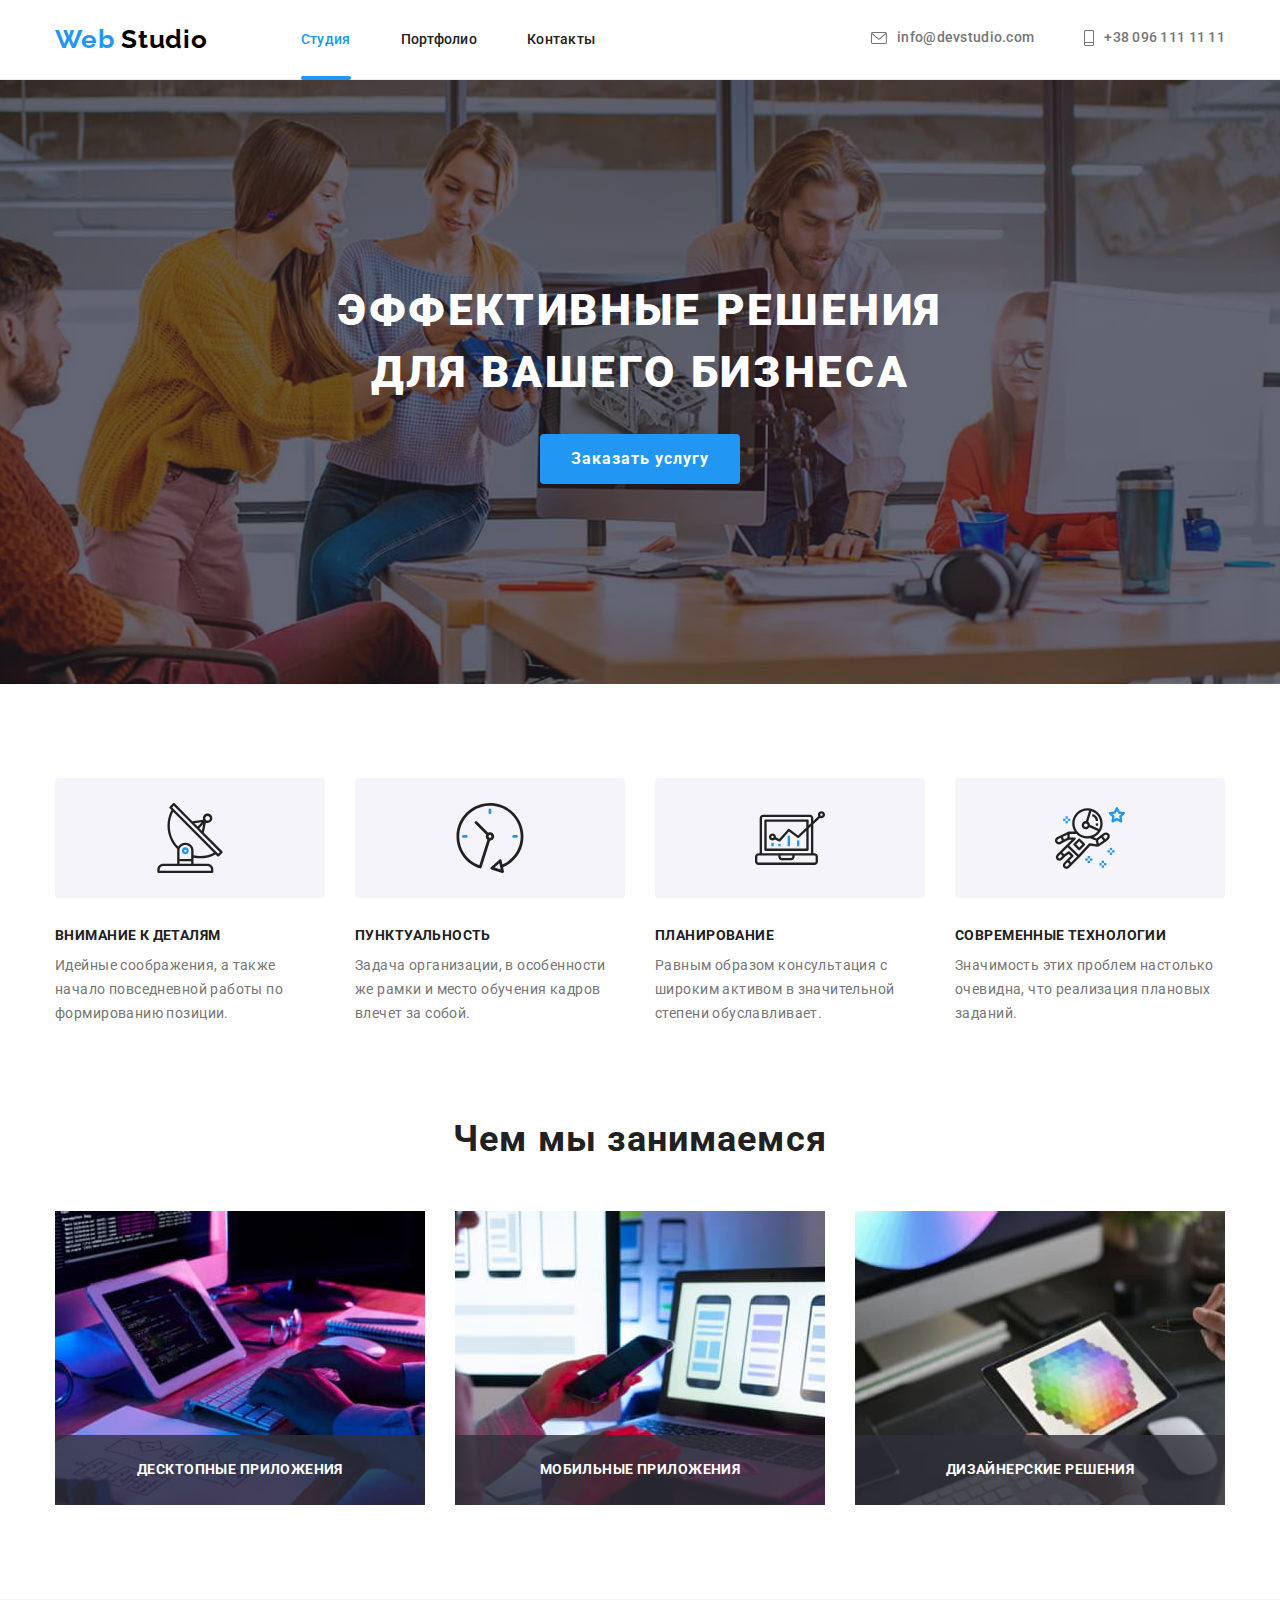
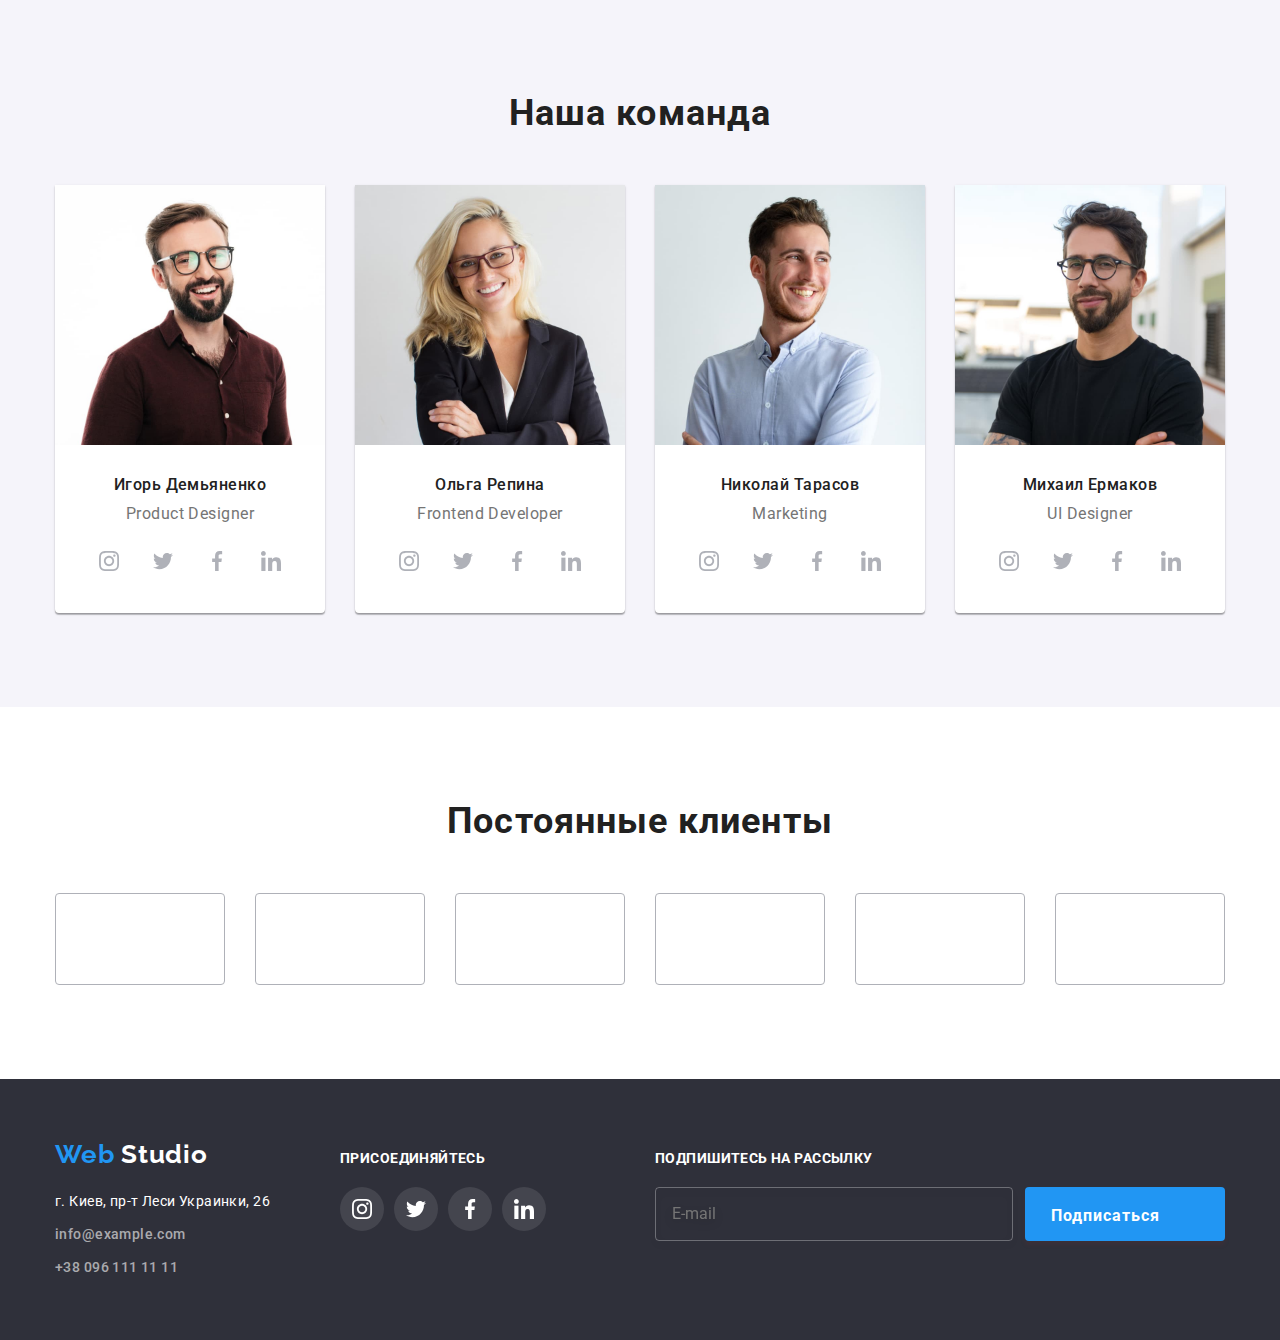
<file: index.html>
<!DOCTYPE html>
<html lang="ru">
  <head>
    <meta charset="UTF-8" />
    <meta http-equiv="X-UA-Compatible" content="IE=edge" />
    <meta name="viewport" content="width=device-width, initial-scale=1.0" />
    <title>Студия</title>
    <link rel="preconnect" href="https://fonts.googleapis.com" />
    <link rel="preconnect" href="https://fonts.gstatic.com" crossorigin />
    <link
      href="https://fonts.googleapis.com/css2?family=Oleo+Script&family=Raleway:wght@700&family=Roboto:wght@400;500;700;900&display=swap"
      rel="stylesheet"
    />
    <link
      rel="stylesheet"
      href="https://cdnjs.cloudflare.com/ajax/libs/modern-normalize/1.1.0/modern-normalize.css"
    />
    <link rel="stylesheet" href="./css/main.min.css" />
  </head>

  <body>
    <!--header-->
    <header class="page-header">
      <div class="container page-header__content">
        <a class="logo logo--primary-color link" href="./index.html">
          <span class="logo__accent-color">Web</span>
          Studio
        </a>
        <!--nav-->
        <nav class="navigation">
          <ul class="navigation__list list">
            <li class="navigation__item">
              <a
                class="navigation__link link navigation__link--current"
                href="./index.html"
                >Студия</a
              >
            </li>
            <li class="navigation__item">
              <a class="navigation__link link" href="./portfolio.html"
                >Портфолио</a
              >
            </li>
            <li class="navigation__item">
              <a class="navigation__link link" href="#footer">Контакты</a>
            </li>
          </ul>
        </nav>
        <ul class="contacts-list list">
          <li class="contacts-list__item">
            <a
              class="contacts-list__link link"
              href="mailto:info@devstudio.com"
            >
              <svg width="16" height="12" class="contacts-list__icon">
                <use href="./images/icons.svg#icon-envelope"></use>
              </svg>
              info@devstudio.com
            </a>
          </li>
          <li class="contacts-list__item">
            <a class="contacts-list__link link" href="tel:+380961111111">
              <svg width="10" height="16" class="contacts-list__icon">
                <use href="./images/icons.svg#icon-telephone"></use>
              </svg>
              +38 096 111 11 11
            </a>
          </li>
        </ul>
      </div>
    </header>
    <main>
      <!--hero-->
      <section class="section hero">
        <h1 class="hero__title">Эффективные решения для вашего бизнеса</h1>
        <button class="primary-button btn" data-modal-open type="button">
          Заказать услугу
        </button>
      </section>
      <!--features-->
      <section class="section features">
        <div class="container">
          <h2 class="visually-hidden">Особенности</h2>
          <ul class="features-list list">
            <li class="features-list__item">
              <div class="features-list__icon-field">
                <svg width="70" height="70" class="features-list__icon">
                  <use href="./images/icons.svg#icon-antenna"></use>
                </svg>
              </div>
              <h3 class="features-list__item-title">Внимание к деталям</h3>
              <p class="features-list__item-text">
                Идейные соображения, а также начало повседневной работы по
                формированию позиции.
              </p>
            </li>
            <li class="features-list__item">
              <div class="features-list__icon-field">
                <svg width="70" height="70" class="features-list__icon">
                  <use href="./images/icons.svg#icon-clock"></use>
                </svg>
              </div>
              <h3 class="features-list__item-title">Пунктуальность</h3>
              <p class="features-list__item-text">
                Задача организации, в особенности же рамки и место обучения
                кадров влечет за собой.
              </p>
            </li>
            <li class="features-list__item">
              <div class="features-list__icon-field">
                <svg width="70" height="70" class="features-list__icon">
                  <use href="./images/icons.svg#icon-diagram"></use>
                </svg>
              </div>
              <h3 class="features-list__item-title">Планирование</h3>
              <p class="features-list__item-text">
                Равным образом консультация с широким активом в значительной
                степени обуславливает.
              </p>
            </li>
            <li class="features-list__item">
              <div class="features-list__icon-field">
                <svg width="70" height="70" class="features-list__icon">
                  <use href="./images/icons.svg#icon-astronaut"></use>
                </svg>
              </div>
              <h3 class="features-list__item-title">Современные технологии</h3>
              <p class="features-list__item-text">
                Значимость этих проблем настолько очевидна, что реализация
                плановых заданий.
              </p>
            </li>
          </ul>
        </div>
      </section>
      <!--products-->
      <section class="section direction">
        <div class="container">
          <h2 class="main-title">Чем мы занимаемся</h2>
          <ul class="direction-list list">
            <li class="direction-list__item">
              <div class="direction-list__thumb">
                <img
                  class="direction-list__image"
                  src="./images/about-us-img-1.jpg"
                  alt="Продукт 1"
                  width="370"
                />
                <div class="direction-list__explain">
                  <p class="direction-list__explain-text">
                    Десктопные приложения
                  </p>
                </div>
              </div>
            </li>
            <li class="direction-list__item">
              <div class="direction-list__thumb">
                <img
                  class="direction-list__image"
                  src="./images/about-us-img-2.jpg"
                  alt="Продукт 2"
                  width="370"
                />
                <div class="direction-list__explain">
                  <p class="direction-list__explain-text">
                    Мобильные приложения
                  </p>
                </div>
              </div>
            </li>
            <li class="direction-list__item">
              <div class="direction-list__thumb">
                <img
                  class="direction-list__image"
                  src="./images/about-us-img-3.jpg"
                  alt="Продукт 3"
                  width="370"
                />
                <div class="direction-list__explain">
                  <p class="direction-list__explain-text">
                    Дизайнерские решения
                  </p>
                </div>
              </div>
            </li>
          </ul>
        </div>
      </section>
      <!--team-->
      <section class="section teammates">
        <div class="container">
          <h2 class="main-title">Наша команда</h2>
          <ul class="teammates-list list">
            <li class="teammates-list__item">
              <img
                class="teammates-list__image"
                src="./images/teammate1.jpg"
                alt="Сотрудник 1"
                width="270"
              />
              <div class="teammates-list__description">
                <h3 class="teammates-list__member">Игорь Демьяненко</h3>
                <p class="teammates-list__position">Product Designer</p>
                <ul class="social-list">
                  <li class="social-list__item">
                    <a class="social-list__link link" href="/">
                      <svg height="20" width="20" class="social-list__icon">
                        <use href="./images/icons.svg#icon-instagram"></use>
                      </svg>
                    </a>
                  </li>
                  <li class="social-list__item">
                    <a class="social-list__link link" href="/">
                      <svg height="20" width="20" class="social-list__icon">
                        <use href="./images/icons.svg#icon-twitter"></use>
                      </svg>
                    </a>
                  </li>
                  <li class="social-list__item">
                    <a class="social-list__link link" href="/">
                      <svg height="20" width="20" class="social-list__icon">
                        <use href="./images/icons.svg#icon-facebook"></use>
                      </svg>
                    </a>
                  </li>
                  <li class="social-list__item">
                    <a class="social-list__link link" href="/">
                      <svg height="20" width="20" class="social-list__icon">
                        <use href="./images/icons.svg#icon-linkedin"></use>
                      </svg>
                    </a>
                  </li>
                </ul>
              </div>
            </li>
            <li class="teammates-list__item">
              <img
                class="teammates-list__image"
                src="./images/teammate2.jpg"
                alt="Сотрудник 2"
                width="270"
              />
              <div class="teammates-list__description">
                <h3 class="teammates-list__member">Ольга Репина</h3>
                <p class="teammates-list__position">Frontend Developer</p>
                <ul class="social-list">
                  <li class="social-list__item">
                    <a class="social-list__link link" href="/">
                      <svg height="20" width="20" class="social-list__icon">
                        <use href="./images/icons.svg#icon-instagram"></use>
                      </svg>
                    </a>
                  </li>
                  <li class="social-list__item">
                    <a class="social-list__link link" href="/">
                      <svg height="20" width="20" class="social-list__icon">
                        <use href="./images/icons.svg#icon-twitter"></use>
                      </svg>
                    </a>
                  </li>
                  <li class="social-list__item">
                    <a class="social-list__link link" href="/">
                      <svg height="20" width="20" class="social-list__icon">
                        <use href="./images/icons.svg#icon-facebook"></use>
                      </svg>
                    </a>
                  </li>
                  <li class="social-list__item">
                    <a class="social-list__link link" href="/">
                      <svg height="20" width="20" class="social-list__icon">
                        <use href="./images/icons.svg#icon-linkedin"></use>
                      </svg>
                    </a>
                  </li>
                </ul>
              </div>
            </li>
            <li class="teammates-list__item">
              <img
                class="teammates-list__image"
                src="./images/teammate3.jpg"
                alt="Сотрудник 3"
                width="270"
              />
              <div class="teammates-list__description">
                <h3 class="teammates-list__member">Николай Тарасов</h3>
                <p class="teammates-list__position">Marketing</p>
                <ul class="social-list">
                  <li class="social-list__item">
                    <a class="social-list__link link" href="/">
                      <svg height="20" width="20" class="social-list__icon">
                        <use href="./images/icons.svg#icon-instagram"></use>
                      </svg>
                    </a>
                  </li>
                  <li class="social-list__item">
                    <a class="social-list__link link" href="/">
                      <svg height="20" width="20" class="social-list__icon">
                        <use href="./images/icons.svg#icon-twitter"></use>
                      </svg>
                    </a>
                  </li>
                  <li class="social-list__item">
                    <a class="social-list__link link" href="/">
                      <svg height="20" width="20" class="social-list__icon">
                        <use href="./images/icons.svg#icon-facebook"></use>
                      </svg>
                    </a>
                  </li>
                  <li class="social-list__item">
                    <a class="social-list__link link" href="/">
                      <svg height="20" width="20" class="social-list__icon">
                        <use href="./images/icons.svg#icon-linkedin"></use>
                      </svg>
                    </a>
                  </li>
                </ul>
              </div>
            </li>
            <li class="teammates-list__item">
              <img
                class="teammates-list__image"
                src="./images/teammate4.jpg"
                alt="Сотрудник 4"
                width="270"
              />
              <div class="teammates-list__description">
                <h3 class="teammates-list__member">Михаил Ермаков</h3>
                <p class="teammates-list__position">UI Designer</p>
                <ul class="social-list">
                  <li class="social-list__item">
                    <a class="social-list__link link" href="/">
                      <svg height="20" width="20" class="social-list__icon">
                        <use href="./images/icons.svg#icon-instagram"></use>
                      </svg>
                    </a>
                  </li>
                  <li class="social-list__item">
                    <a class="social-list__link link" href="/">
                      <svg height="20" width="20" class="social-list__icon">
                        <use href="./images/icons.svg#icon-twitter"></use>
                      </svg>
                    </a>
                  </li>
                  <li class="social-list__item">
                    <a class="social-list__link link" href="/">
                      <svg height="20" width="20" class="social-list__icon">
                        <use href="./images/icons.svg#icon-facebook"></use>
                      </svg>
                    </a>
                  </li>
                  <li class="social-list__item">
                    <a class="social-list__link link" href="/">
                      <svg height="20" width="20" class="social-list__icon">
                        <use href="./images/icons.svg#icon-linkedin"></use>
                      </svg>
                    </a>
                  </li>
                </ul>
              </div>
            </li>
          </ul>
        </div>
      </section>
      <!--clients-->
      <section class="section">
        <div class="container">
          <h2 class="main-title">Постоянные клиенты</h2>
          <ul class="clients-list">
            <li class="clients-list__item">
              <a class="clients-list__link link" href="/">
                <svg width="106" height="60" class="clients-list__icon">
                  <use href="./images/icons.svg#client-icon-1"></use>
                </svg>
              </a>
            </li>
            <li class="clients-list__item">
              <a class="clients-list__link link" href="/">
                <svg width="106" height="60" class="clients-list__icon">
                  <use href="./images/icons.svg#client-icon-2"></use>
                </svg>
              </a>
            </li>
            <li class="clients-list__item">
              <a class="clients-list__link link" href="/">
                <svg width="106" height="60" class="clients-list__icon">
                  <use href="./images/icons.svg#client-icon-3"></use>
                </svg>
              </a>
            </li>
            <li class="clients-list__item">
              <a class="clients-list__link link" href="/">
                <svg width="106" height="60" class="clients-list__icon">
                  <use href="./images/icons.svg#client-icon-4"></use>
                </svg>
              </a>
            </li>
            <li class="clients-list__item">
              <a class="clients-list__link link" href="/">
                <svg width="106" height="60" class="clients-list__icon">
                  <use href="./images/icons.svg#client-icon-5"></use>
                </svg>
              </a>
            </li>
            <li class="clients-list__item">
              <a class="clients-list__link link" href="/">
                <svg width="106" height="60" class="clients-list__icon">
                  <use href="./images/icons.svg#client-icon-6"></use>
                </svg>
              </a>
            </li>
          </ul>
        </div>
      </section>
    </main>
    <!--footer-->
    <footer class="footer" id="footer">
      <div class="container footer__container">
        <div class="footer__address">
          <a class="logo logo--secondary-color link" href="./index.html">
            <span class="logo__accent-color">Web</span>
            Studio
          </a>
          <address class="address">
            <ul class="address__list list">
              <li class="address__item">
                <a
                  class="address__link link"
                  href="https://www.google.com.ua/maps/place/%D0%B1%D1%83%D0%BB%D1%8C%D0%B2%D0%B0%D1%80+%D0%9B%D0%B5%D1%81%D1%96+%D0%A3%D0%BA%D1%80%D0%B0%D1%97%D0%BD%D0%BA%D0%B8,+26,+%D0%9A%D0%B8%D1%97%D0%B2,+02000/@50.4265841,30.5361971,17z/data=!4m13!1m7!3m6!1s0x40d4cf0e033ecbe9:0x57a4dffefec77da0!2z0LHRg9C70YzQstCw0YAg0JvQtdGB0ZYg0KPQutGA0LDRl9C90LrQuCwgMjYsINCa0LjRl9CyLCAwMjAwMA!3b1!8m2!3d50.4265807!4d30.5383858!3m4!1s0x40d4cf0e033ecbe9:0x57a4dffefec77da0!8m2!3d50.4265807!4d30.5383858"
                >
                  г. Киев, пр-т Леси Украинки, 26
                </a>
              </li>
              <li class="address__item">
                <a
                  class="
                    contacts-list__link contacts-list__link--secondary
                    link
                  "
                  href="mailto:info@example.com"
                >
                  info@example.com
                </a>
              </li>
              <li class="address__item">
                <a
                  class="
                    contacts-list__link contacts-list__link--secondary
                    link
                  "
                  href="tel:+380961111111"
                  >+38 096 111 11 11</a
                >
              </li>
            </ul>
          </address>
        </div>
        <div class="footer__social">
          <h2 class="footer__title">Присоединяйтесь</h2>
          <ul class="social-list">
            <li class="social-list__item">
              <a
                class="social-list__link social-list__link--background link"
                href="/"
              >
                <svg height="20" width="20" class="social-list__icon">
                  <use href="./images/icons.svg#icon-instagram"></use>
                </svg>
              </a>
            </li>
            <li class="social-list__item">
              <a
                class="social-list__link social-list__link--background link"
                href="/"
              >
                <svg height="20" width="20" class="social-list__icon">
                  <use href="./images/icons.svg#icon-twitter"></use>
                </svg>
              </a>
            </li>
            <li class="social-list__item">
              <a
                class="social-list__link social-list__link--background link"
                href="/"
              >
                <svg height="20" width="20" class="social-list__icon">
                  <use href="./images/icons.svg#icon-facebook"></use>
                </svg>
              </a>
            </li>
            <li class="social-list__item">
              <a
                class="social-list__link social-list__link--background link"
                href="/"
              >
                <svg
                  height="20"
                  width="20"
                  class="social-list__icon social__icon-footer"
                >
                  <use href="./images/icons.svg#icon-linkedin"></use>
                </svg>
              </a>
            </li>
          </ul>
        </div>
        <div class="footer__subscription">
          <h2 class="footer__title">Подпишитесь на рассылку</h2>
          <form class="subscribe-form" action="#">
            <input
              type="email"
              name="footer-email"
              class="subscribe-form__input"
              placeholder="E-mail"
              required
            />
            <button type="submit" class="primary-button primary-button--flex">
              Подписаться
              <svg width="24" height="24" class="primary-button__icon">
                <use href="./images/icons.svg#send-icon"></use>
              </svg>
            </button>
          </form>
        </div>
      </div>
    </footer>
    <!--modal-->
    <div class="backdrop is-hidden" data-modal>
      <div class="modal">
        <button class="close-button" data-modal-close type="button">
          <svg class="close-button__icon">
            <use href="./images/icons.svg#icon-close"></use>
          </svg>
        </button>
        <p class="modal__title">Оставьте свои данные, мы вам перезвоним</p>
        <form action="#" class="form">
          <div class="input-field">
            <label for="user-name" class="label">Имя</label>
            <div class="input-field__group-absolute">
              <input
                type="text"
                name=""
                class="input-field__input"
                id="user-name"
                autofocus
                required
              />
              <svg class="input-field__icon">
                <use href="./images/icons.svg#user-icon"></use>
              </svg>
            </div>
          </div>
          <div class="input-field">
            <label for="user-tel" class="label">Телефон</label>
            <div class="input-field__group-absolute">
              <input
                type="tel"
                name="user-tel"
                class="input-field__input"
                id="user-tel"
                required
              />
              <svg class="input-field__icon">
                <use href="./images/icons.svg#smartphone-icon"></use>
              </svg>
            </div>
          </div>
          <div class="input-field">
            <label for="user-email" class="label">Почта</label>
            <div class="input-field__group-absolute">
              <input
                type="email"
                name="user-email"
                class="input-field__input"
                id="user-email"
                required
              />
              <svg class="input-field__icon">
                <use href="./images/icons.svg#convert-icon"></use>
              </svg>
            </div>
          </div>
          <div class="textarea-field">
            <label for="user-comment" class="label">Комментарий</label>
            <textarea
              name="user-comment"
              class="textarea-field__input"
              id="user-comment"
              rows="5"
              placeholder="Введите текст"
            ></textarea>
          </div>
          <div class="checkbox-field">
            <label for="modal-checkbox" class="checkbox-field__text">
              <input
                type="checkbox"
                name="modal-checkbox"
                class="checkbox-field__input"
                id="modal-checkbox"
              />
              <span class="checkbox-field__icon"></span>
              Соглашаюсь с рассылкой и принимаю
              <a class="checkbox-field__agreement" href=""> Условия договора</a>
            </label>
          </div>
          <button class="primary-button" type="submit">Отправить</button>
        </form>
      </div>
    </div>
    <!--js-->
    <script src="./js/modal.js"></script>
  </body>
</html>
</file>
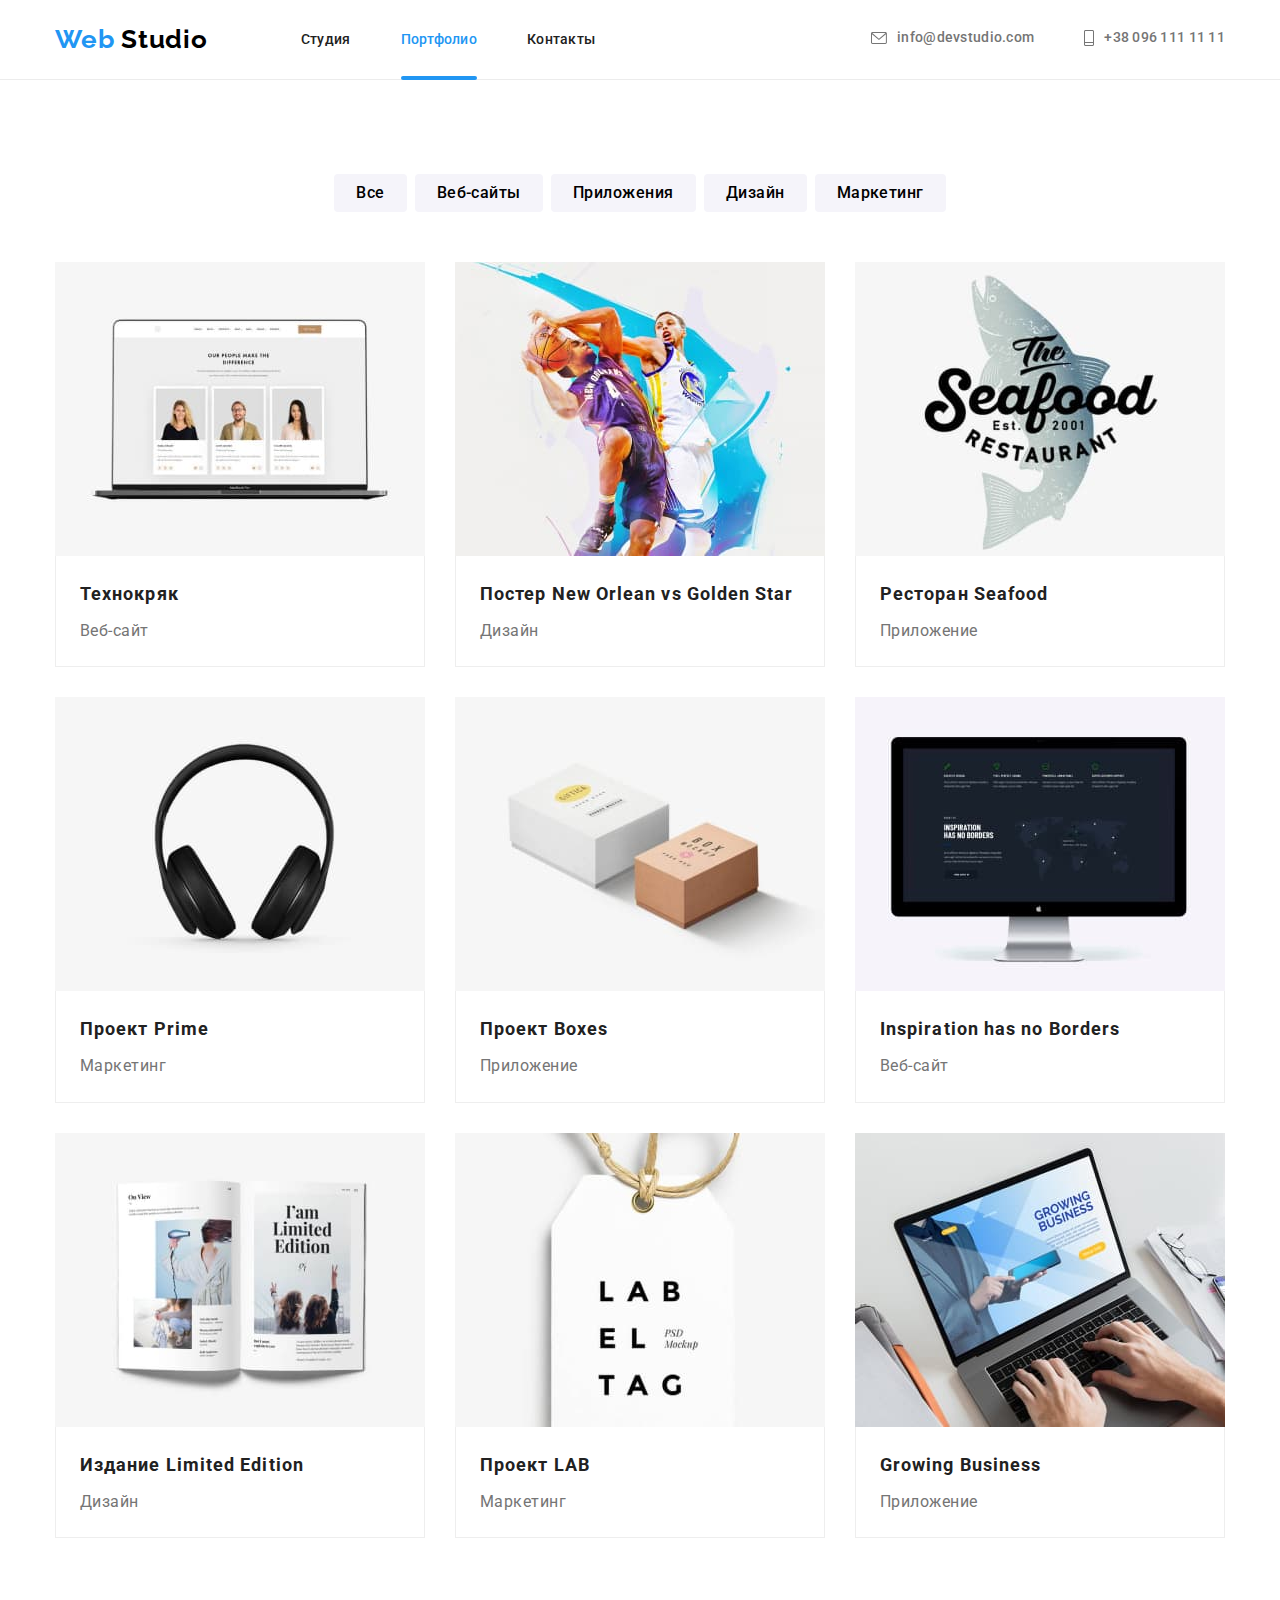
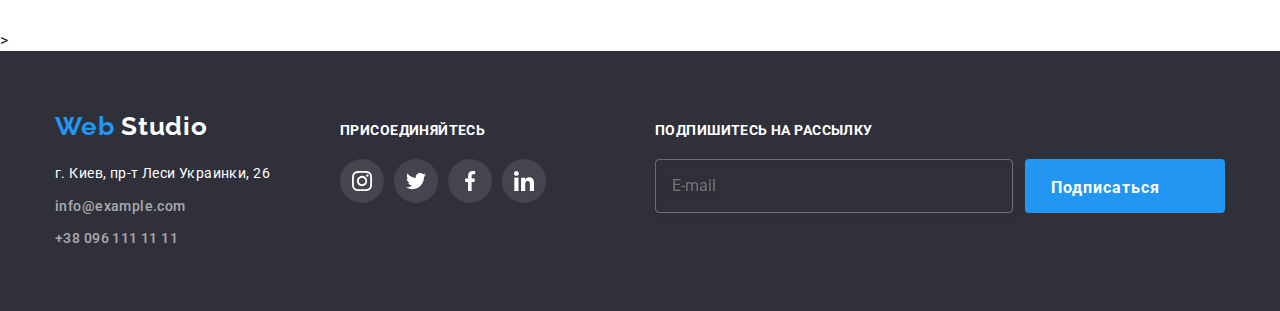
<file: portfolio.html>
<!DOCTYPE html>
<html lang="ru">
  <head>
    <meta charset="UTF-8" />
    <meta http-equiv="X-UA-Compatible" content="IE=edge" />
    <meta name="viewport" content="width=device-width, initial-scale=1.0" />
    <title>Студия</title>
    <link rel="preconnect" href="https://fonts.googleapis.com" />
    <link rel="preconnect" href="https://fonts.gstatic.com" crossorigin />
    <link
      href="https://fonts.googleapis.com/css2?family=Oleo+Script&family=Raleway:wght@700&family=Roboto:wght@400;500;700;900&display=swap"
      rel="stylesheet"
    />
    <link
      rel="stylesheet"
      href="https://cdnjs.cloudflare.com/ajax/libs/modern-normalize/1.1.0/modern-normalize.css"
    />
    <link rel="stylesheet" href="./css/main.min.css" />
  </head>
  <body>
    <!--header-->
    <header class="page-header">
      <div class="container page-header__content">
        <a class="logo logo--primary-color link" href="./index.html">
          <span class="logo__accent-color">Web</span>
          Studio
        </a>
        <!--nav-->
        <nav class="navigation">
          <ul class="navigation__list list">
            <li class="navigation__item">
              <a class="navigation__link link" href="./index.html">Студия</a>
            </li>
            <li class="navigation__item">
              <a
                class="navigation__link link navigation__link--current"
                href="./portfolio.html"
                >Портфолио</a
              >
            </li>
            <li class="navigation__item">
              <a class="navigation__link link" href="#footer">Контакты</a>
            </li>
          </ul>
        </nav>
        <ul class="contacts-list list">
          <li class="contacts-list__item">
            <a
              class="contacts-list__link link"
              href="mailto:info@devstudio.com"
            >
              <svg width="16" height="12" class="contacts-list__icon">
                <use href="./images/icons.svg#icon-envelope"></use>
              </svg>
              info@devstudio.com
            </a>
          </li>
          <li class="contacts-list__item">
            <a class="contacts-list__link link" href="tel:+380961111111">
              <svg width="10" height="16" class="contacts-list__icon">
                <use href="./images/icons.svg#icon-telephone"></use>
              </svg>
              +38 096 111 11 11
            </a>
          </li>
        </ul>
      </div>
    </header>
    <main>
      <!--portfolio-->
      <section class="section">
        <div class="container">
          <h1 class="visually-hidden">Портфолио</h1>
          <ul class="filter-list list">
            <li class="filter-list__item">
              <button class="secondary-button btn" type="button">Все</button>
            </li>
            <li class="filter-list__item">
              <button class="secondary-button btn" type="button">
                Веб-сайты
              </button>
            </li>
            <li class="filter-list__item">
              <button class="secondary-button btn" type="button">
                Приложения
              </button>
            </li>
            <li class="filter-list__item">
              <button class="secondary-button btn" type="button">Дизайн</button>
            </li>
            <li class="filter-list__item">
              <button class="secondary-button btn" type="button">
                Маркетинг
              </button>
            </li>
          </ul>
          <!--projects-->
          <ul class="projects-list list">
            <li class="projects-list__item">
              <div class="projects-list__thumbs">
                <img
                  class="projects-list__image"
                  src="./images/portfolio-1.jpg"
                  alt="Проект 1"
                  width="370"
                />
                <div class="projects-list__overlay">
                  <p class="projects-list__overlay-text">
                    Технокряк это современная площадка распространения
                    коронавируса. Компании используют эту платформу для
                    цифрового шпионажа и атак на защищённые сервера конкурентов.
                  </p>
                </div>
              </div>
              <div class="projects-list__description-field">
                <h2 class="projects-list__title">Технокряк</h2>
                <p class="projects-list__description">Веб-сайт</p>
              </div>
            </li>
            <li class="projects-list__item">
              <div class="projects-list__thumbs">
                <img
                  class="projects-list__image"
                  src="./images/portfolio-2.jpg"
                  alt="Проект 2"
                  width="370"
                />
                <div class="projects-list__overlay">
                  <p class="projects-list__overlay-text">
                    Lorem ipsum dolor sit amet.
                  </p>
                </div>
              </div>
              <div class="projects-list__description-field">
                <h2 class="projects-list__title">
                  Постер New Orlean vs Golden Star
                </h2>
                <p class="projects-list__description">Дизайн</p>
              </div>
            </li>
            <li class="projects-list__item">
              <div class="projects-list__thumbs">
                <img
                  class="projects-list__image"
                  src="./images/portfolio-3.jpg"
                  alt="Проект 2"
                  width="370"
                />
                <div class="projects-list__overlay">
                  <p class="projects-list__overlay-text">
                    Lorem ipsum dolor sit, amet consectetur adipisicing elit.
                    Autem, incidunt.
                  </p>
                </div>
              </div>
              <div class="projects-list__description-field">
                <h2 class="projects-list__title">Ресторан Seafood</h2>
                <p class="projects-list__description">Приложение</p>
              </div>
            </li>
            <li class="projects-list__item">
              <div class="projects-list__thumbs">
                <img
                  class="projects-list__image"
                  src="./images/portfolio-4.jpg"
                  alt="Проект 2"
                  width="370"
                />
                <div class="projects-list__overlay">
                  <p class="projects-list__overlay-text">
                    Lorem ipsum dolor sit.
                  </p>
                </div>
              </div>
              <div class="projects-list__description-field">
                <h2 class="projects-list__title">Проект Prime</h2>
                <p class="projects-list__description">Маркетинг</p>
              </div>
            </li>
            <li class="projects-list__item">
              <div class="projects-list__thumbs">
                <img
                  class="projects-list__image"
                  src="./images/portfolio-5.jpg"
                  alt="Проект 2"
                  width="370"
                />
                <div class="projects-list__overlay">
                  <p class="projects-list__overlay-text">
                    Lorem ipsum dolor sit amet consectetur adipisicing elit.
                    Officia quod vel illum.
                  </p>
                </div>
              </div>
              <div class="projects-list__description-field">
                <h2 class="projects-list__title">Проект Boxes</h2>
                <p class="projects-list__description">Приложение</p>
              </div>
            </li>
            <li class="projects-list__item">
              <div class="projects-list__thumbs">
                <img
                  class="projects-list__image"
                  src="./images/portfolio-6.jpg"
                  alt="Проект 2"
                  width="370"
                />
                <div class="projects-list__overlay">
                  <p class="projects-list__overlay-text">
                    Lorem ipsum dolor sit amet consectetur.
                  </p>
                </div>
              </div>
              <div class="projects-list__description-field">
                <h2 class="projects-list__title">Inspiration has no Borders</h2>
                <p class="projects-list__description">Веб-сайт</p>
              </div>
            </li>
            <li class="projects-list__item">
              <div class="projects-list__thumbs">
                <img
                  class="projects-list__image"
                  src="./images/portfolio-7.jpg"
                  alt="Проект 2"
                  width="370"
                />
                <div class="projects-list__overlay">
                  <p class="projects-list__overlay-text">
                    Lorem ipsum dolor sit amet consectetur adipisicing elit.
                    Explicabo adipisci tempore labore hic quam?
                  </p>
                </div>
              </div>
              <div class="projects-list__description-field">
                <h2 class="projects-list__title">Издание Limited Edition</h2>
                <p class="projects-list__description">Дизайн</p>
              </div>
            </li>
            <li class="projects-list__item">
              <div class="projects-list__thumbs">
                <img
                  class="projects-list__image"
                  src="./images/portfolio-8.jpg"
                  alt="Проект 2"
                  width="370"
                />
                <div class="projects-list__overlay">
                  <p class="projects-list__overlay-text">
                    Lorem ipsum dolor sit amet consectetur, adipisicing elit.
                    Quis, tenetur architecto.
                  </p>
                </div>
              </div>
              <div class="projects-list__description-field">
                <h2 class="projects-list__title">Проект LAB</h2>
                <p class="projects-list__description">Маркетинг</p>
              </div>
            </li>
            <li class="projects-list__item">
              <div class="projects-list__thumbs">
                <img
                  class="projects-list__image"
                  src="./images/portfolio-9.jpg"
                  alt="Проект 2"
                  width="370"
                />
                <div class="projects-list__overlay">
                  <p class="projects-list__overlay-text">
                    Lorem ipsum dolor sit amet consectetur adipisicing elit.
                    Iure, fugit ea?
                  </p>
                </div>
              </div>
              <div class="projects-list__description-field">
                <h2 class="projects-list__title">Growing Business</h2>
                <p class="projects-list__description">Приложение</p>
              </div>
            </li>
          </ul>
        </div>
      </section>
    </main>
    <!--footer-->>
    <footer class="footer" id="footer">
      <div class="container footer__container">
        <div class="footer__address">
          <a class="logo logo--secondary-color link" href="./index.html">
            <span class="logo__accent-color">Web</span>
            Studio
          </a>
          <address class="address">
            <ul class="address__list list">
              <li class="address__item">
                <a
                  class="address__link link"
                  href="https://www.google.com.ua/maps/place/%D0%B1%D1%83%D0%BB%D1%8C%D0%B2%D0%B0%D1%80+%D0%9B%D0%B5%D1%81%D1%96+%D0%A3%D0%BA%D1%80%D0%B0%D1%97%D0%BD%D0%BA%D0%B8,+26,+%D0%9A%D0%B8%D1%97%D0%B2,+02000/@50.4265841,30.5361971,17z/data=!4m13!1m7!3m6!1s0x40d4cf0e033ecbe9:0x57a4dffefec77da0!2z0LHRg9C70YzQstCw0YAg0JvQtdGB0ZYg0KPQutGA0LDRl9C90LrQuCwgMjYsINCa0LjRl9CyLCAwMjAwMA!3b1!8m2!3d50.4265807!4d30.5383858!3m4!1s0x40d4cf0e033ecbe9:0x57a4dffefec77da0!8m2!3d50.4265807!4d30.5383858"
                >
                  г. Киев, пр-т Леси Украинки, 26
                </a>
              </li>
              <li class="address__item">
                <a
                  class="
                    contacts-list__link contacts-list__link--secondary
                    link
                  "
                  href="mailto:info@example.com"
                >
                  info@example.com
                </a>
              </li>
              <li class="address__item">
                <a
                  class="
                    contacts-list__link contacts-list__link--secondary
                    link
                  "
                  href="tel:+380961111111"
                  >+38 096 111 11 11</a
                >
              </li>
            </ul>
          </address>
        </div>
        <div class="footer__social">
          <h2 class="footer__title">Присоединяйтесь</h2>
          <ul class="social-list">
            <li class="social-list__item">
              <a
                class="social-list__link social-list__link--background link"
                href="/"
              >
                <svg height="20" width="20" class="social-list__icon">
                  <use href="./images/icons.svg#icon-instagram"></use>
                </svg>
              </a>
            </li>
            <li class="social-list__item">
              <a
                class="social-list__link social-list__link--background link"
                href="/"
              >
                <svg height="20" width="20" class="social-list__icon">
                  <use href="./images/icons.svg#icon-twitter"></use>
                </svg>
              </a>
            </li>
            <li class="social-list__item">
              <a
                class="social-list__link social-list__link--background link"
                href="/"
              >
                <svg height="20" width="20" class="social-list__icon">
                  <use href="./images/icons.svg#icon-facebook"></use>
                </svg>
              </a>
            </li>
            <li class="social-list__item">
              <a
                class="social-list__link social-list__link--background link"
                href="/"
              >
                <svg
                  height="20"
                  width="20"
                  class="social-list__icon social__icon-footer"
                >
                  <use href="./images/icons.svg#icon-linkedin"></use>
                </svg>
              </a>
            </li>
          </ul>
        </div>
        <div class="footer__subscription">
          <h2 class="footer__title">Подпишитесь на рассылку</h2>
          <form class="subscribe-form" action="#">
            <input
              type="email"
              name="footer-email"
              class="subscribe-form__input"
              placeholder="E-mail"
              required
            />
            <button type="submit" class="primary-button primary-button--flex">
              Подписаться
              <svg width="24" height="24" class="primary-button__icon">
                <use href="./images/icons.svg#send-icon"></use>
              </svg>
            </button>
          </form>
        </div>
      </div>
    </footer>
  </body>
</html>
</file>
<file: css/main.min.css>
.primary-button--flex,.checkbox-field__text,.clients-list__link,.social-list__link{display:-webkit-box;display:-ms-flexbox;display:flex;-webkit-box-pack:center;-ms-flex-pack:center;justify-content:center;-webkit-box-align:center;-ms-flex-align:center;align-items:center}.lists{margin:0;padding:0;list-style:none}.links{text-decoration:none}.visually-hidden{height:1px;width:1px;margin:-1px;-webkit-clip-path:inset(100%);clip-path:inset(100%);clip:rect(0 0 0 0);overflow:hidden;border:0;padding:0;white-space:nowrap;position:absolute}.address__item{margin-bottom:9px}.address{margin-top:20px}.address__link{display:block;line-height:1.7;color:#fff;letter-spacing:0.03em;font-size:14px}.address__item:last-child{margin-bottom:0}.backdrop{height:100%;width:100%;top:0;left:0;position:fixed;background-color:rgba(0,0,0,0.2);opacity:1;-webkit-transition-property:opacity visibility;transition-property:opacity visibility;-webkit-transition-timing-function:cubic-bezier(0.4, 0, 0.2, 1);transition-timing-function:cubic-bezier(0.4, 0, 0.2, 1);-webkit-transition-duration:250ms;transition-duration:250ms}.backdrop.is-hidden .modal{-webkit-transform:translate(-50%, -50%) scale(0.7);transform:translate(-50%, -50%) scale(0.7)}.backdrop.is-hidden{visibility:hidden;opacity:0;pointer-events:none}body{color:#212121;font-family:Roboto, sans-serif;margin:0}.link{text-decoration:none}h1,h2,h3,h4,h5,h6{margin:0}img{display:block;height:auto;max-width:100%}.container{margin:0 auto;padding:0 15px;width:1200px}.btn{cursor:pointer}.address{font-style:normal}.section{padding:94px 0}ul{list-style-type:none;margin:0;padding:0}p{margin:0}.main-title{font-size:36px;line-height:1.16;letter-spacing:0.03em;margin-bottom:50px;font-weight:700;text-align:center}.label{position:relative;margin-bottom:4px;font-size:12px;display:-webkit-box;display:-ms-flexbox;display:flex;-webkit-box-orient:vertical;-webkit-box-direction:normal;-ms-flex-direction:column;flex-direction:column;line-height:1.17;letter-spacing:0.01em;color:#757575}button{border-width:0}.primary-button{display:block;margin:0 auto;min-width:200px;padding:10px 0;background-color:#2196f3;-webkit-box-shadow:0px 4px 4px rgba(126,50,50,0.15);box-shadow:0px 4px 4px rgba(126,50,50,0.15);font-size:16px;line-height:1.9;letter-spacing:0.06em;border-radius:4px;font-weight:700;color:#fff;-webkit-transition-property:color, background-color;transition-property:color, background-color;-webkit-transition-timing-function:cubic-bezier(0.4, 0, 0.2, 1);transition-timing-function:cubic-bezier(0.4, 0, 0.2, 1);-webkit-transition-duration:250ms;transition-duration:250ms}.primary-button:hover,.primary-button:focus{background-color:#2196f3}.primary-button__icon{margin-left:10px;fill:#fff}.close-button__icon{position:absolute;top:5px;right:5px;width:18px;height:18px}.secondary-button{padding:6px 22px;background-color:#f5f4fa;border:none;border-radius:4px;line-height:1.6;letter-spacing:0.03em;font-family:inherit;text-align:center;font-weight:500;font-size:16px;-webkit-transition-property:color, background-color, -webkit-box-shadow;transition-property:color, background-color, -webkit-box-shadow;transition-property:color, box-shadow, background-color;transition-property:color, box-shadow, background-color, -webkit-box-shadow;-webkit-transition-timing-function:cubic-bezier(0.4, 0, 0.2, 1);transition-timing-function:cubic-bezier(0.4, 0, 0.2, 1);-webkit-transition-duration:250ms;transition-duration:250ms}.secondary-button:hover,.secondary-button:focus{background:#2196f3;color:#fff;-webkit-box-shadow:0px 3px 1px rgba(0,0,0,0.1),0px 1px 2px rgba(0,0,0,0.08),0px 2px 2px rgba(0,0,0,0.12);box-shadow:0px 3px 1px rgba(0,0,0,0.1),0px 1px 2px rgba(0,0,0,0.08),0px 2px 2px rgba(0,0,0,0.12)}.close-button{position:absolute;height:30px;width:30px;background:#fff;border:1px solid rgba(0,0,0,0.1);border-radius:50%;right:8px;top:8px;cursor:pointer;color:#2196f3;-webkit-transition-property:fill;transition-property:fill;-webkit-transition-timing-function:cubic-bezier(0.4, 0, 0.2, 1);transition-timing-function:cubic-bezier(0.4, 0, 0.2, 1);-webkit-transition-duration:250ms;transition-duration:250ms}.close-button:hover{fill:currentColor}.checkbox-field{margin-bottom:30px}.checkbox-field__input{position:absolute;appearance:none;-webkit-appearance:none;-moz-appearance:none}.checkbox-field__input:focus+.checkbox-field__icon{border:2px solid #2196f3}.checkbox-field__input:checked:focus+.checkbox-field__icon{background-color:#2196f3;background-image:url(../images/done.svg);background-size:contain;background-origin:border-box;background-position:center}.checkbox-field__icon{display:block;height:16px;width:16px;margin-right:8px;border:2px solid #2196f3;cursor:pointer;border-radius:2px;-webkit-transition-property:border, background-color, background-image;transition-property:border, background-color, background-image;-webkit-transition-timing-function:cubic-bezier(0.4, 0, 0.2, 1);transition-timing-function:cubic-bezier(0.4, 0, 0.2, 1);-webkit-transition-duration:250ms;transition-duration:250ms}.checkbox-field__text{font-size:14px;line-height:1.7;letter-spacing:0.03em;color:#757575}.checkbox-field__agreement{margin-left:5px;-webkit-text-decoration-line:underline;text-decoration-line:underline;text-decoration-skip-ink:none;color:#2196f3}.clients-list{display:-webkit-box;display:-ms-flexbox;display:flex}.clients-list__item:not(:last-child){margin-right:30px}.clients-list__link{height:92px;width:170px;border:1px solid #afb1b8;border-radius:4px;color:#afb1b8;-webkit-transition-property:color, border;transition-property:color, border;-webkit-transition-timing-function:cubic-bezier(0.4, 0, 0.2, 1);transition-timing-function:cubic-bezier(0.4, 0, 0.2, 1);-webkit-transition-duration:250ms;transition-duration:250ms}.clients-list__link:hover,.clients-list__link:focus{border:1px solid #2196f3;color:#2196f3}.clients-list__icon{fill:currentColor}.contacts-list{display:-webkit-box;display:-ms-flexbox;display:flex;margin-left:auto}.contacts-list__item:not(:last-child){margin-right:50px}.contacts-list__link{display:-webkit-inline-box;display:-ms-inline-flexbox;display:inline-flex;-webkit-box-align:center;-ms-flex-align:center;align-items:center;font-weight:500;line-height:1.1;letter-spacing:0.02em;font-size:14px;color:#757575;-webkit-transition-property:color;transition-property:color;-webkit-transition-timing-function:cubic-bezier(0.4, 0, 0.2, 1);transition-timing-function:cubic-bezier(0.4, 0, 0.2, 1);-webkit-transition-duration:250ms;transition-duration:250ms}.contacts-list__link:hover,.contacts-list__link:focus{color:#2196f3}.contacts-list__link--secondary{display:block;letter-spacing:0.03em;color:rgba(255,255,255,0.6);line-height:1.7}.contacts-list__icon{fill:currentColor;margin-right:10px}.direction{padding-top:47px}.direction-list{display:-webkit-box;display:-ms-flexbox;display:flex}.direction-list__thumb{position:relative}.direction-list__item:not(:last-child){margin-right:30px}.direction-list__explain-text{font-weight:700;font-size:14px;line-height:1.14;text-align:center;letter-spacing:0.03em;text-transform:uppercase;color:#fff}.direction-list__explain{position:absolute;bottom:0;background-color:rgba(47,48,58,0.8);width:100%;padding:27px 0}.textarea-field__input{width:100%;padding:16px 12px;border:1px solid rgba(33,33,33,0.2);outline:none;resize:none;-webkit-box-sizing:border-box;box-sizing:border-box;border-radius:4px;-webkit-transition-property:border;transition-property:border;-webkit-transition-timing-function:cubic-bezier(0.4, 0, 0.2, 1);transition-timing-function:cubic-bezier(0.4, 0, 0.2, 1);-webkit-transition-duration:250ms;transition-duration:250ms}.textarea-field__input::-webkit-input-placeholder{font-size:12px;line-height:1.2;letter-spacing:0.01em;color:rgba(117,117,117,0.5)}.textarea-field__input:-ms-input-placeholder{font-size:12px;line-height:1.2;letter-spacing:0.01em;color:rgba(117,117,117,0.5)}.textarea-field__input::-ms-input-placeholder{font-size:12px;line-height:1.2;letter-spacing:0.01em;color:rgba(117,117,117,0.5)}.textarea-field__input::placeholder{font-size:12px;line-height:1.2;letter-spacing:0.01em;color:rgba(117,117,117,0.5)}.textarea-field__input:focus{border:1px solid #2196f3}.textarea-field__input:hover{cursor:pointer}.textarea-field{margin-bottom:20px}.teammates{background-color:#f5f4fa}.teammates-list__item{background:#fff;-webkit-box-shadow:0px 1px 3px rgba(0,0,0,0.12),0px 1px 1px rgba(0,0,0,0.14),0px 2px 1px rgba(0,0,0,0.2);box-shadow:0px 1px 3px rgba(0,0,0,0.12),0px 1px 1px rgba(0,0,0,0.14),0px 2px 1px rgba(0,0,0,0.2);border-radius:0px 0px 4px 4px}.teammates-list__item:not(:last-child){margin-right:30px}.teammates-list__description{text-align:center;padding:30px 32px}.teammates-list{display:-webkit-box;display:-ms-flexbox;display:flex}.teammates-list__member{font-weight:500;font-size:16px;letter-spacing:0.03em;line-height:1.2;margin-bottom:10px}.teammates-list__position{font-size:16px;line-height:1.2;letter-spacing:0.03em;color:#757575;margin-bottom:16px}.subscribe-form{display:-webkit-box;display:-ms-flexbox;display:flex}.subscribe-form__input{width:358px;min-height:50px;color:#fff;background-color:transparent;padding:15px 16px;margin-right:12px;border:1px solid rgba(255,255,255,0.3);-webkit-box-sizing:border-box;box-sizing:border-box;outline:none;-webkit-filter:drop-shadow(0px 4px 4px rgba(0,0,0,0.15));filter:drop-shadow(0px 4px 4px rgba(0,0,0,0.15));border-radius:4px;-webkit-transition-property:border;transition-property:border;-webkit-transition-timing-function:cubic-bezier(0.4, 0, 0.2, 1);transition-timing-function:cubic-bezier(0.4, 0, 0.2, 1);-webkit-transition-duration:250ms;transition-duration:250ms}.subscribe-form__input:focus{border:1px solid #2196f3}.social-list__item{height:44px;width:44px}.social-list__item:not(:last-child){margin-right:10px}.social-list{display:-webkit-box;display:-ms-flexbox;display:flex}.social-list__link{height:100%;width:100%;border-radius:50%;color:#afb1b8;background-color:#fff;-webkit-transition-property:color, background-color;transition-property:color, background-color;-webkit-transition-timing-function:cubic-bezier(0.4, 0, 0.2, 1);transition-timing-function:cubic-bezier(0.4, 0, 0.2, 1);-webkit-transition-duration:250ms;transition-duration:250ms}.social-list__link:hover,.social-list__link:focus{background-color:#2196f3;color:#fff}.social-list__link--background{color:#fff;background-color:rgba(255,255,255,0.1)}.social-list__icon{fill:currentColor}.projects-list{display:-webkit-box;display:-ms-flexbox;display:flex;-ms-flex-wrap:wrap;flex-wrap:wrap}.projects-list__item{cursor:pointer;-webkit-transition-property:-webkit-box-shadow;transition-property:-webkit-box-shadow;transition-property:box-shadow;transition-property:box-shadow, -webkit-box-shadow;-webkit-transition-timing-function:cubic-bezier(0.4, 0, 0.2, 1);transition-timing-function:cubic-bezier(0.4, 0, 0.2, 1);-webkit-transition-duration:250ms;transition-duration:250ms}.projects-list__item:not(:nth-child(3n)){margin-right:30px}.projects-list__item:not(:nth-last-child(-n+3)){margin-bottom:30px}.projects-list__item:hover{-webkit-box-shadow:0px 1px 1px rgba(0,0,0,0.12),0px 4px 4px rgba(0,0,0,0.06),1px 4px 6px rgba(0,0,0,0.16);box-shadow:0px 1px 1px rgba(0,0,0,0.12),0px 4px 4px rgba(0,0,0,0.06),1px 4px 6px rgba(0,0,0,0.16)}.projects-list__item:hover .projects-list__overlay{-webkit-transform:translateY(0);transform:translateY(0)}.projects-list__thumbs{position:relative;overflow:hidden}.projects-list__overlay{display:-webkit-box;display:-ms-flexbox;display:flex;position:absolute;top:0;height:100%;width:100%;background-color:rgba(33,150,243,0.9);padding:0 24px;-webkit-box-align:center;-ms-flex-align:center;align-items:center;-webkit-transition-property:opasity, -webkit-transform;transition-property:opasity, -webkit-transform;transition-property:transform, opasity;transition-property:transform, opasity, -webkit-transform;-webkit-transition-timing-function:cubic-bezier(0.4, 0, 0.2, 1);transition-timing-function:cubic-bezier(0.4, 0, 0.2, 1);-webkit-transition-duration:250ms;transition-duration:250ms;-webkit-transform:translateY(100%);transform:translateY(100%)}.projects-list__overlay-text{font-size:18px;line-height:1.55;letter-spacing:0.03em;color:#fff}.projects-list__description-field{padding:20px 24px;border-right:1px solid #eee;border-bottom:1px solid #eee;border-left:1px solid #eee}.projects-list__image{display:block}.projects-list__title{font-weight:700;font-size:18px;letter-spacing:0.06em;margin-bottom:4px;line-height:2}.projects-list__description{font-size:16px;line-height:1.9;letter-spacing:0.03em;color:#757575}.navigation__list{display:-webkit-box;display:-ms-flexbox;display:flex}.navigation{margin-left:93px}.navigation__item:not(:last-child){margin-right:50px}.navigation__link{display:block;padding:32px 0;line-height:1.1;font-size:14px;font-weight:500;letter-spacing:0.02em;color:#212121;-webkit-transition-property:color;transition-property:color;-webkit-transition-timing-function:cubic-bezier(0.4, 0, 0.2, 1);transition-timing-function:cubic-bezier(0.4, 0, 0.2, 1);-webkit-transition-duration:250ms;transition-duration:250ms}.navigation__link:hover,.navigation__link:focus{color:#2196f3}.navigation__link--current{position:relative;color:#2196f3}.navigation__link--current::after{content:"";position:absolute;height:4px;width:100%;left:0;bottom:-1px;background-color:#2196f3;border-radius:2px}.modal{position:absolute;width:528px;top:50%;left:50%;-webkit-transform:translate(-50%, -50%) scale(1);transform:translate(-50%, -50%) scale(1);background:#fff;-webkit-box-shadow:0px 1px 3px rgba(0,0,0,0.12),0px 1px 1px rgba(0,0,0,0.14),0px 2px 1px rgba(0,0,0,0.2);box-shadow:0px 1px 3px rgba(0,0,0,0.12),0px 1px 1px rgba(0,0,0,0.14),0px 2px 1px rgba(0,0,0,0.2);border-radius:4px;-webkit-transition-property:-webkit-transform;transition-property:-webkit-transform;transition-property:transform;transition-property:transform, -webkit-transform;-webkit-transition-timing-function:cubic-bezier(0.4, 0, 0.2, 1);transition-timing-function:cubic-bezier(0.4, 0, 0.2, 1);-webkit-transition-duration:250ms;transition-duration:250ms;padding:40px}.modal__title{font-weight:700;font-size:20px;color:#212121;line-height:1.1;text-align:center;letter-spacing:0.03em;text-align:center;margin-bottom:12px}.logo{font-family:Raleway;font-weight:700;font-size:26px;line-height:1.2;letter-spacing:0.03em}.logo--primary-color{color:#000}.logo__accent-color{color:#2196f3}.logo--secondary-color{color:#fff}.input-field{margin-bottom:10px}.input-field__group-absolute{position:relative}.input-field__input{width:100%;padding:12px 42px;border:1px solid rgba(33,33,33,0.2);outline:none;-webkit-box-sizing:border-box;box-sizing:border-box;border-radius:4px;-webkit-transition-property:border;transition-property:border;-webkit-transition-timing-function:cubic-bezier(0.4, 0, 0.2, 1);transition-timing-function:cubic-bezier(0.4, 0, 0.2, 1);-webkit-transition-duration:250ms;transition-duration:250ms}.input-field__input:focus-within+.input-field__icon{fill:#2196f3}.input-field__input:focus{border:1px solid #2196f3}.input-field__input:hover{cursor:pointer}.input-field__icon{display:inline-block;position:absolute;height:18px;width:18px;left:12px;bottom:12px;fill:#212121;-webkit-transition-property:fill;transition-property:fill;-webkit-transition-timing-function:cubic-bezier(0.4, 0, 0.2, 1);transition-timing-function:cubic-bezier(0.4, 0, 0.2, 1);-webkit-transition-duration:250ms;transition-duration:250ms}.hero{margin:0 auto;padding:200px 0;max-width:1600px;background-image:-webkit-gradient(linear, left top, right top, from(rgba(47,48,58,0.4)), to(rgba(47,48,58,0.4))),url(../images/hero-img.jpg);background-image:linear-gradient(to right, rgba(47,48,58,0.4), rgba(47,48,58,0.4)),url(../images/hero-img.jpg);background-repeat:no-repeat;background-position:center;background-size:cover}.hero__title{max-width:700px;font-weight:900;font-size:44px;margin-left:auto;margin-right:auto;text-align:center;letter-spacing:0.06em;line-height:1.4;text-transform:uppercase;color:#fff;margin-bottom:30px}.page-header__content{display:-webkit-box;display:-ms-flexbox;display:flex;-webkit-box-align:center;-ms-flex-align:center;align-items:center}.page-header{border-bottom:1px solid #ececec}.footer{background-color:#2f303a;padding:60px 0}.footer__container{display:-webkit-box;display:-ms-flexbox;display:flex;-webkit-box-align:baseline;-ms-flex-align:baseline;align-items:baseline}.footer__address{margin-right:70px}.footer__subscription{margin-left:auto}.footer__title{font-weight:700;font-size:14px;line-height:1.14;letter-spacing:0.03em;text-transform:uppercase;color:#fff;margin-bottom:20px}.filter-list__item:not(:last-child){margin-right:8px}.filter-list{display:-webkit-box;display:-ms-flexbox;display:flex;-webkit-box-pack:center;-ms-flex-pack:center;justify-content:center;margin-bottom:50px}.features{padding-bottom:47px}.features-list__item{width:270px;display:inline-block}.features-list__icon-field{display:-webkit-box;display:-ms-flexbox;display:flex;padding:25px 0;background-color:#f5f4fa;-webkit-box-pack:center;-ms-flex-pack:center;justify-content:center;margin-bottom:30px;border-radius:4px}.features-list__item:not(:last-child){margin-right:30px}.features-list{display:-webkit-box;display:-ms-flexbox;display:flex}.features-list__item-title{margin-bottom:10px;font-weight:700;font-size:14px;line-height:1.1;letter-spacing:0.03em;text-transform:uppercase}.features-list__item-text{font-size:14px;line-height:24px;letter-spacing:0.03em;color:#757575}
/*# sourceMappingURL=main.min.css.map */
</file>
